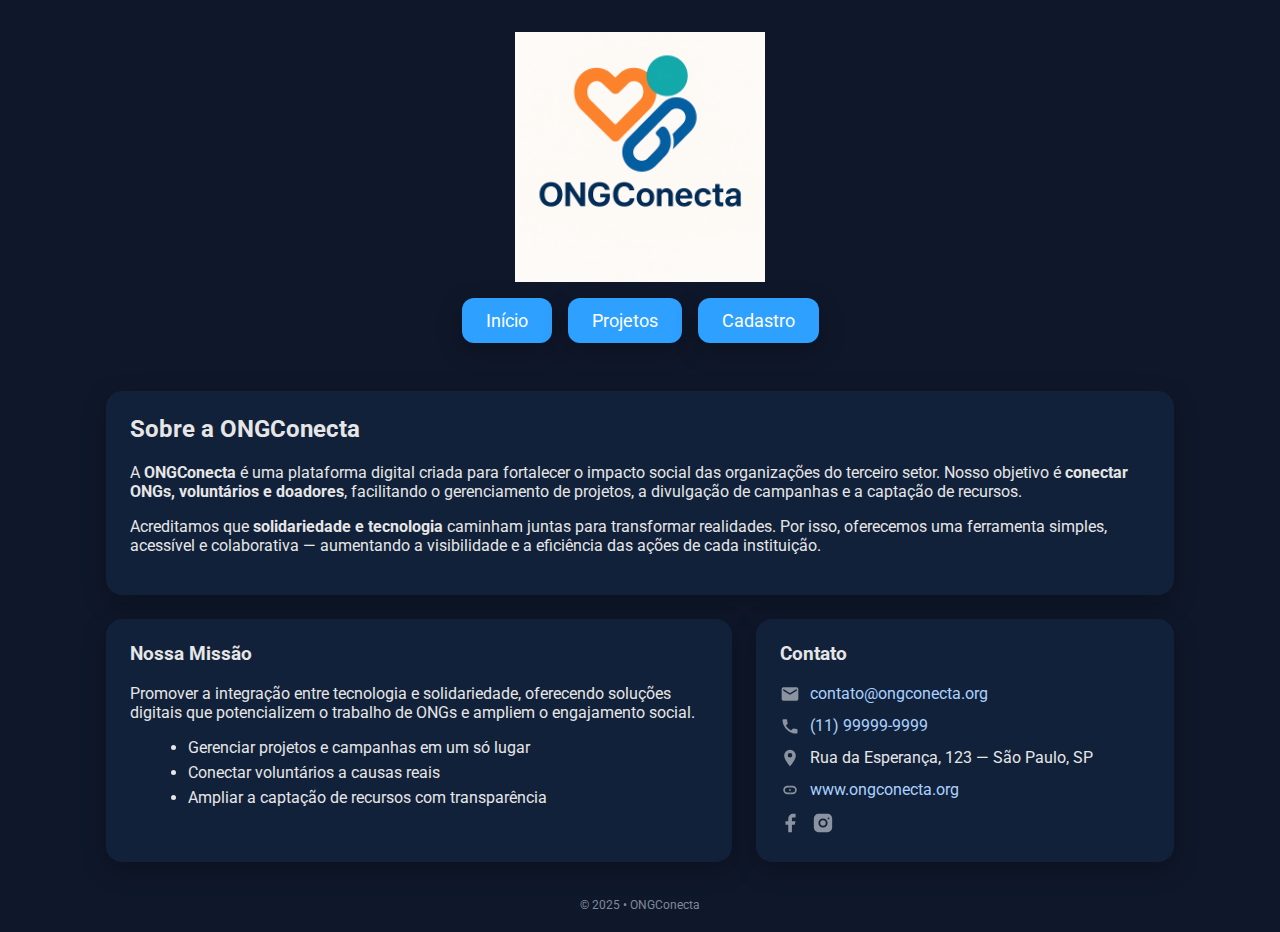
<file: index.html>
<!DOCTYPE html>
<html lang="pt-br">
<head>
  <meta charset="UTF-8" />
  <meta http-equiv="X-UA-Compatible" content="IE=edge" />
  <meta name="viewport" content="width=device-width, initial-scale=1.0" />
  <title>ONGConecta | Plataforma de Engajamento Social</title>

  <link rel="stylesheet" href="/assets/css/common.css" />
  <link rel="stylesheet" href="../assets/css/index.css" />
  <link rel="preconnect" href="https://fonts.googleapis.com" />
  <link rel="preconnect" href="https://fonts.gstatic.com" crossorigin />
  <link href="https://fonts.googleapis.com/css2?family=Roboto:wght@300;400;700&display=swap" rel="stylesheet" />
</head>
<body>
  <header class="header">
    <div class="header__logo">
      <img src="/assets/img/img_logtipo_ong.png" width="250" height="250" alt="Logotipo da ONGConecta" />
    </div>

    <nav class="menu" aria-label="Navegação principal">
      <a class="btn" href="#/home">Início</a>
      <a class="btn" href="#/projetos">Projetos</a>
      <a class="btn" href="#/cadastro">Cadastro</a>
    </nav>
  </header>

  <main id="app" class="container"></main>

  <footer class="footer">
    © <span aria-label="ano atual">2025</span> • ONGConecta
  </footer>

  <script type="module" src="../assets/js/app.js"></script>
</body>
</html>
</file>
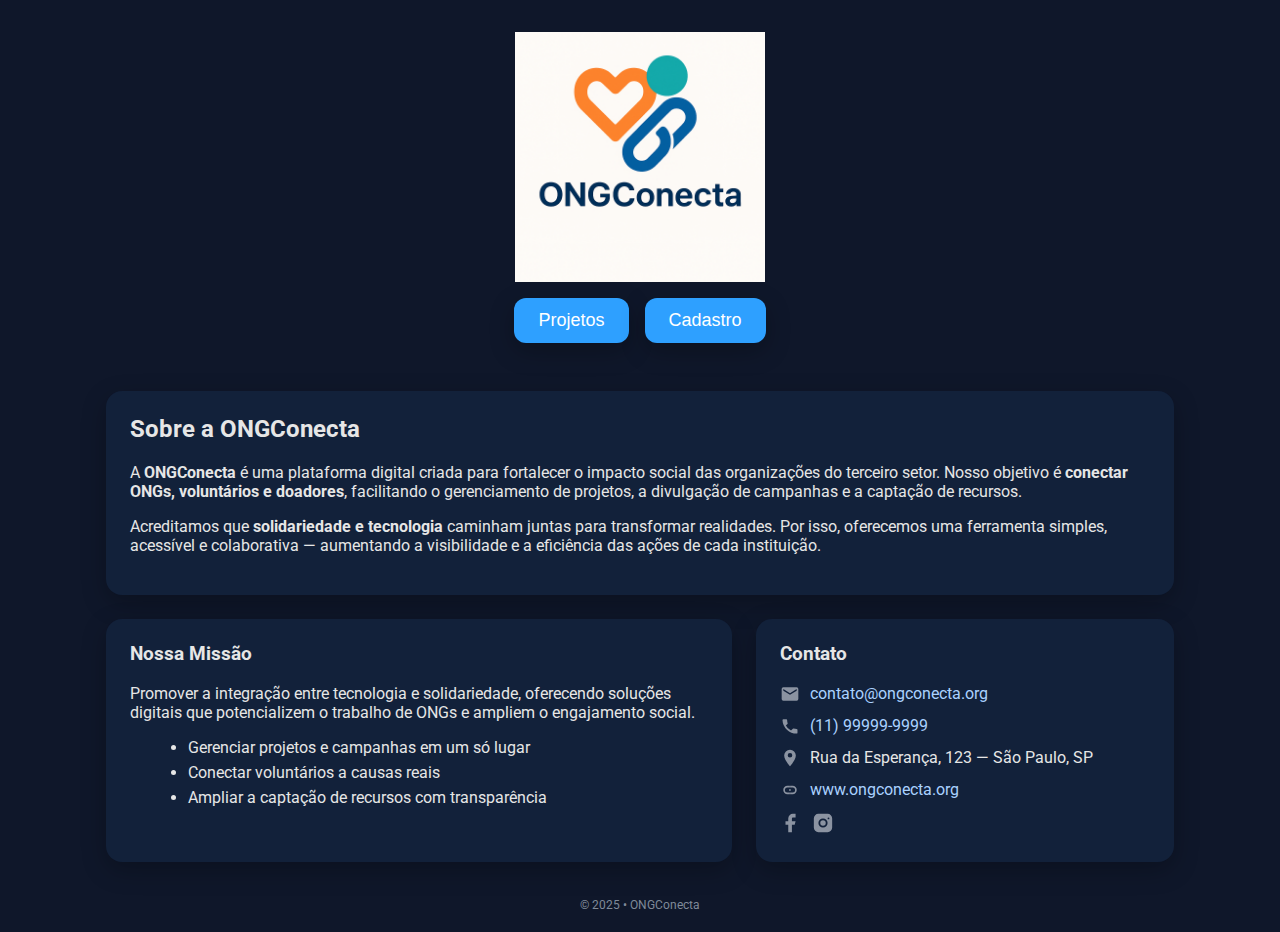
<file: pages/index.html>
<!DOCTYPE html>
<html lang="pt-br">
<head>
  <meta charset="UTF-8" />
  <meta http-equiv="X-UA-Compatible" content="IE=edge" />
  <meta name="viewport" content="width=device-width, initial-scale=1.0" />
  <title>ONGConecta | Plataforma de Engajamento Social</title>

  <link rel="stylesheet" href="/assets/css/index.css" />
  <link rel="preconnect" href="https://fonts.googleapis.com" />
  <link rel="preconnect" href="https://fonts.gstatic.com" crossorigin />
  <link href="https://fonts.googleapis.com/css2?family=Roboto:wght@300;400;700&display=swap" rel="stylesheet" />
</head>

<body>
  <header class="header">
    <div class="header__logo">
      <img src="/assets/img/img_logtipo_ong.png" width="250" height="250" alt="Logotipo da ONGConecta" />
    </div>

    <nav class="menu" aria-label="Navegação principal">
      <button class="btn" onclick="window.location.href='projetos.html'">Projetos</button>
      <button class="btn" onclick="window.location.href='cadastro.html'">Cadastro</button>
    </nav>
  </header>

  <main class="container">
    <section id="sobre" class="ongc-wrap">
      <div class="ongc-card">
        <h2>Sobre a ONGConecta</h2>
        <p>
          A <strong>ONGConecta</strong> é uma plataforma digital criada para fortalecer o impacto social
          das organizações do terceiro setor. Nosso objetivo é <strong>conectar ONGs, voluntários e doadores</strong>,
          facilitando o gerenciamento de projetos, a divulgação de campanhas e a captação de recursos.
        </p>
        <p>
          Acreditamos que <strong>solidariedade e tecnologia</strong> caminham juntas para transformar realidades.
          Por isso, oferecemos uma ferramenta simples, acessível e colaborativa — aumentando a visibilidade e a
          eficiência das ações de cada instituição.
        </p>
      </div>

      <div class="ongc-grid">
        <article class="ongc-card">
          <h3>Nossa Missão</h3>
          <p>
            Promover a integração entre tecnologia e solidariedade, oferecendo soluções digitais que
            potencializem o trabalho de ONGs e ampliem o engajamento social.
          </p>
          <ul class="ongc-bullets">
            <li>Gerenciar projetos e campanhas em um só lugar</li>
            <li>Conectar voluntários a causas reais</li>
            <li>Ampliar a captação de recursos com transparência</li>
          </ul>
        </article>

        <aside id="contato" class="ongc-card" aria-labelledby="titulo-contato">
          <h3 id="titulo-contato">Contato</h3>
          <ul class="ongc-list">
            <li>
              <svg viewBox="0 0 24 24" aria-hidden="true"><path d="M20 4H4a2 2 0 0 0-2 2v12a2 2 0 0 0 2 2h16a2 2 0 0 0 2-2V6a2 2 0 0 0-2-2Zm0 4-8 5L4 8V6l8 5 8-5v2Z"/></svg>
              <a href="mailto:contato@ongconecta.org">contato@ongconecta.org</a>
            </li>
            <li>
              <svg viewBox="0 0 24 24" aria-hidden="true"><path d="M6.62 10.79a15.05 15.05 0 0 0 6.59 6.59l2.2-2.2a1 1 0 0 1 1.01-.24 11.36 11.36 0 0 0 3.56.57 1 1 0 0 1 1 1v3.58a1 1 0 0 1-1 1A17 17 0 0 1 3 5a1 1 0 0 1 1-1h3.6a1 1 0 0 1 1 1 11.36 11.36 0 0 0 .57 3.56 1 1 0 0 1-.24 1.01l-2.3 2.22Z"/></svg>
              <a href="tel:+5511999999999">(11) 99999-9999</a>
            </li>
            <li>
              <svg viewBox="0 0 24 24" aria-hidden="true"><path d="M12 2a7 7 0 0 0-7 7c0 5.25 7 13 7 13s7-7.75 7-13a7 7 0 0 0-7-7Zm0 9.5A2.5 2.5 0 1 1 12 6a2.5 2.5 0 0 1 0 5.5Z"/></svg>
              Rua da Esperança, 123 — São Paulo, SP
            </li>
            <li>
              <svg viewBox="0 0 24 24" aria-hidden="true"><path d="M3.9 12a5 5 0 0 1 5-5h3v2h-3a3 3 0 1 0 0 6h3v2h-3a5 5 0 0 1-5-5Zm7-1h2v2h-2v-2Zm4.2-4h-3v2h3a3 3 0 1 1 0 6h-3v2h3a5 5 0 0 0 0-10Z"/></svg>
              <a href="https://www.ongconecta.org" target="_blank" rel="noopener">www.ongconecta.org</a>
            </li>
            <li class="ongc-socials">
              <a href="#" aria-label="Facebook ONGConecta" title="Facebook">
                <svg viewBox="0 0 24 24"><path d="M13 22v-8h3l1-4h-4V7a1 1 0 0 1 1-1h3V2h-3a5 5 0 0 0-5 5v3H6v4h3v8h4Z"/></svg>
              </a>
              <a href="#" aria-label="Instagram ONGConecta" title="Instagram">
                <svg viewBox="0 0 24 24"><path d="M7 2h10a5 5 0 0 1 5 5v10a5 5 0 0 1-5 5H7a5 5 0 0 1-5-5V7a5 5 0 0 1 5-5Zm5 5a5 5 0 1 0 0 10 5 5 0 0 0 0-10Zm6-1a1 1 0 1 0 0 2 1 1 0 0 0 0-2Zm-6 3a3 3 0 1 1 0 6 3 3 0 0 1 0-6Z"/></svg>
              </a>
            </li>
          </ul>
        </aside>
      </div> <!-- /.ongc-grid -->
    </section>
  </main>

  <footer class="footer">
    © <span aria-label="ano atual">2025</span> • ONGConecta
  </footer>
</body>
</html>
</file>
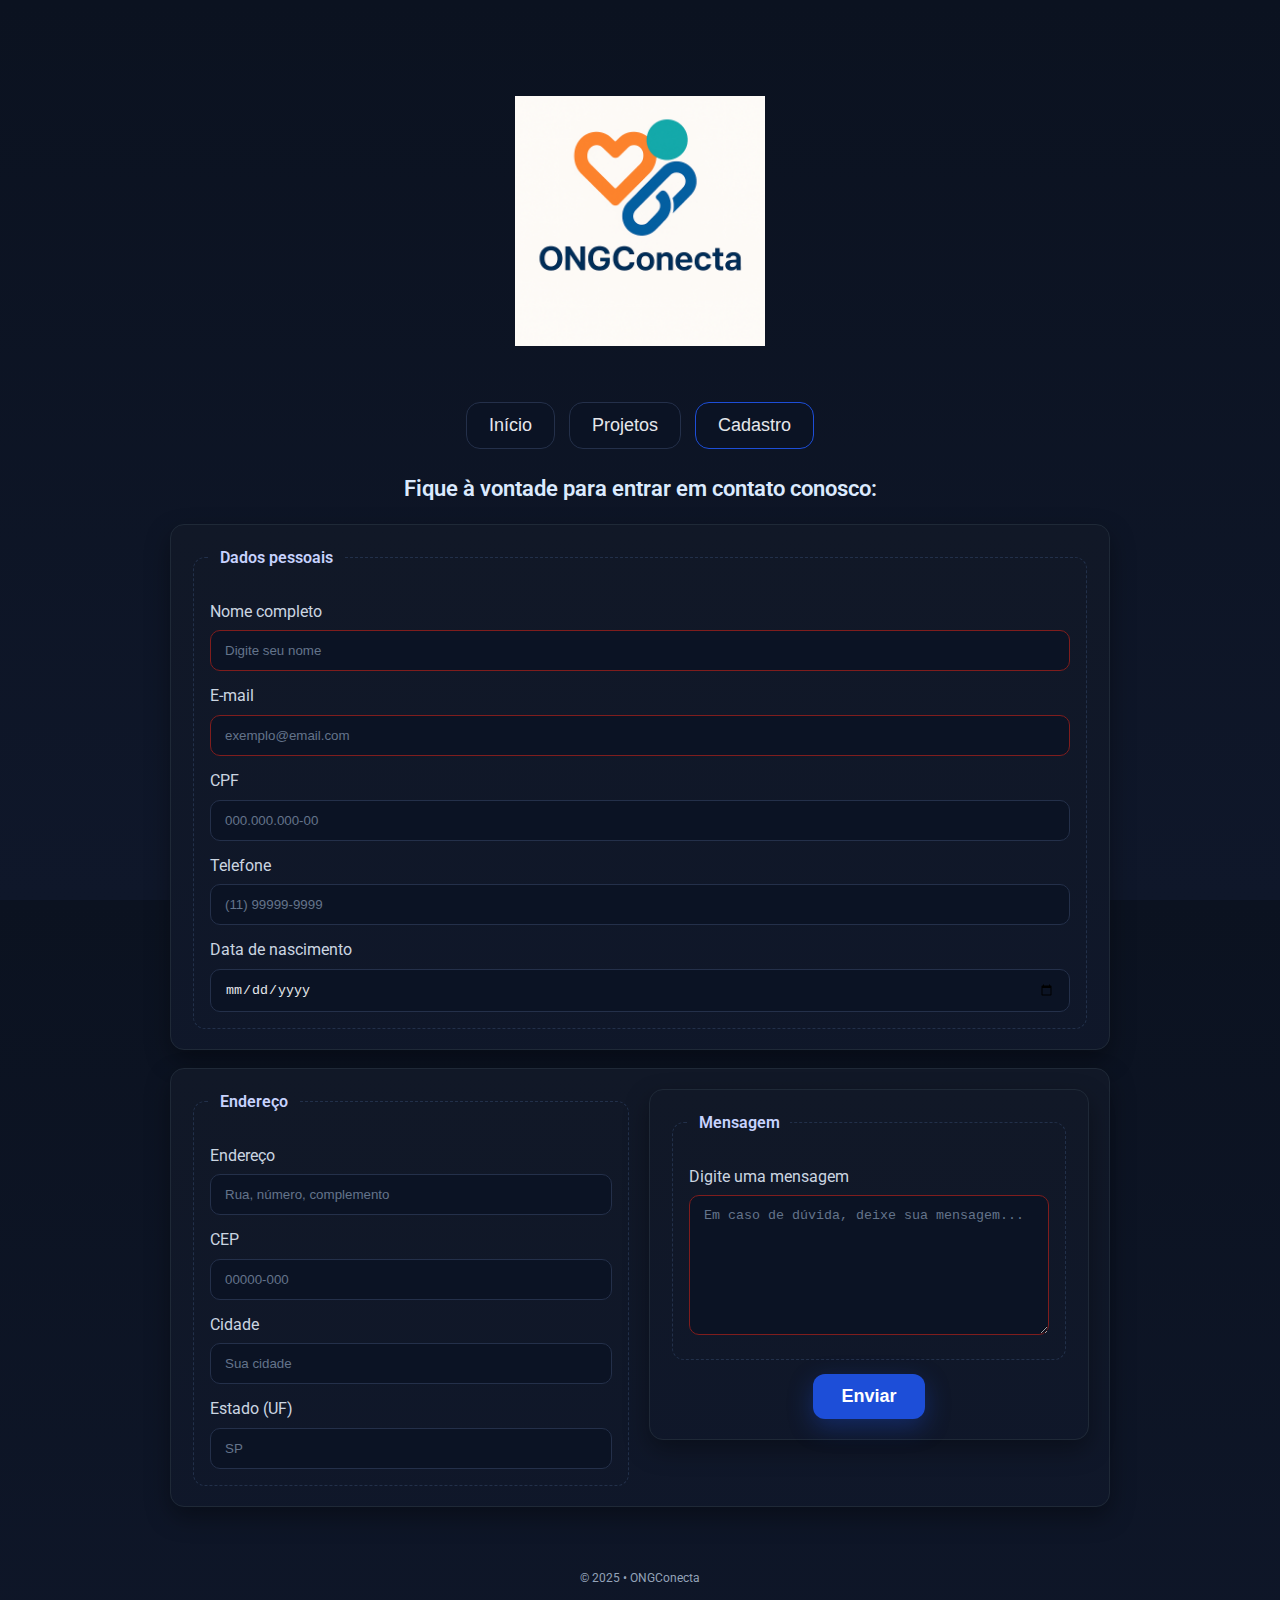
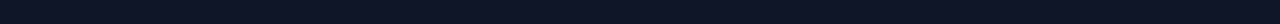
<file: pages/cadastro.html>
<!DOCTYPE html>
<html lang="pt-br">

<head>
  <meta charset="UTF-8">
  <meta http-equiv="X-UA-Compatible" content="IE=edge">
  <meta name="viewport" content="width=device-width, initial-scale=1.0">
  <link rel="stylesheet" href="/assets/css/cadastro.css">
  <link rel="preconnect" href="https://fonts.googleapis.com">
  <link rel="preconnect" href="https://fonts.gstatic.com" crossorigin>
  <link href="https://fonts.googleapis.com/css2?family=Roboto:ital,wght@0,300;1,100&display=swap" rel="stylesheet">
  <title> Contato</title>
</head>

<body>
  <div class="container">
<div id="img_first">
  <img class="config_img" src="/assets/img/img_logtipo_ong.png" width="250" height="250"
    alt="img do logotipo da ong">
</div>

    <nav class="menu">
      <button class="btn-link" onclick="window.location.href='index.html'">Início</button>
      <button class="btn-link" onclick="window.location.href='projetos.html'">Projetos</button>
      <button class="btn-link is-active" onclick="window.location.href='cadastro.html'">Cadastro</button>
    </nav>

    <section id="sobre" class="section">
      <h3 class="section-title">Fique à vontade para entrar em contato conosco:</h3>

      <form action="https://formspree.io/f/xzzjwboq" method="post" autocomplete="on">
        <div class="card">
          <fieldset>
            <legend>Dados pessoais</legend>

            <label for="nome">Nome completo</label>
            <input id="nome" name="nome" type="text" placeholder="Digite seu nome" required>

            <label for="email">E-mail</label>
            <input id="email" name="email" type="email" placeholder="exemplo@email.com" required autocomplete="email">

            <label for="cpf">CPF</label>
            <input id="cpf" name="cpf" type="text" placeholder="000.000.000-00" maxlength="14"
                   inputmode="numeric" pattern="\d{3}\.\d{3}\.\d{3}-\d{2}|\d{11}"
                   title="Use 000.000.000-00 ou 11 dígitos">

            <label for="telefone">Telefone</label>
            <input id="telefone" name="telefone" type="tel" placeholder="(11) 99999-9999" inputmode="tel"
                   pattern="\(?\d{2}\)?\s?\d{4,5}-?\d{4}" title="Ex.: (11) 99999-9999">

            <label for="dataNascimento">Data de nascimento</label>
            <input id="dataNascimento" name="dataNascimento" type="date" autocomplete="bday">
          </fieldset>
        </div>

        <div class="card grid">
          <fieldset>
            <legend>Endereço</legend>

            <label for="endereco">Endereço</label>
            <input id="endereco" name="endereco" type="text" placeholder="Rua, número, complemento" autocomplete="street-address">

            <label for="cep">CEP</label>
            <input id="cep" name="cep" type="text" placeholder="00000-000" maxlength="9" inputmode="numeric"
                   pattern="\d{5}-?\d{3}" title="Ex.: 01234-567" autocomplete="postal-code">

            <label for="cidade">Cidade</label>
            <input id="cidade" name="cidade" type="text" placeholder="Sua cidade" autocomplete="address-level2">

            <label for="estado">Estado (UF)</label>
            <input id="estado" name="estado" type="text" placeholder="SP" maxlength="2" autocomplete="address-level1">
          </fieldset>

          <aside class="card">
            <fieldset>
              <legend>Mensagem</legend>
              <label for="mensagem">Digite uma mensagem</label>
              <textarea id="mensagem" name="mensagem" rows="6" placeholder="Em caso de dúvida, deixe sua mensagem..." required></textarea>
            </fieldset>

            <div class="actions">
              <button type="submit" class="btn-primary">Enviar</button>
            </div>
          </aside>
        </div>

        <!-- Redireciona para página de sucesso (crie pages/sucesso.html se quiser feedback ao usuário) -->
        <input type="hidden" name="_next" value="http://127.0.0.1:5500/pages/sucesso.html">
      </form>
    </section>
  </div>

  <footer class="footer">
    © <span aria-label="ano atual">2025</span> • ONGConecta
  </footer>
</body>


</html>
</file>
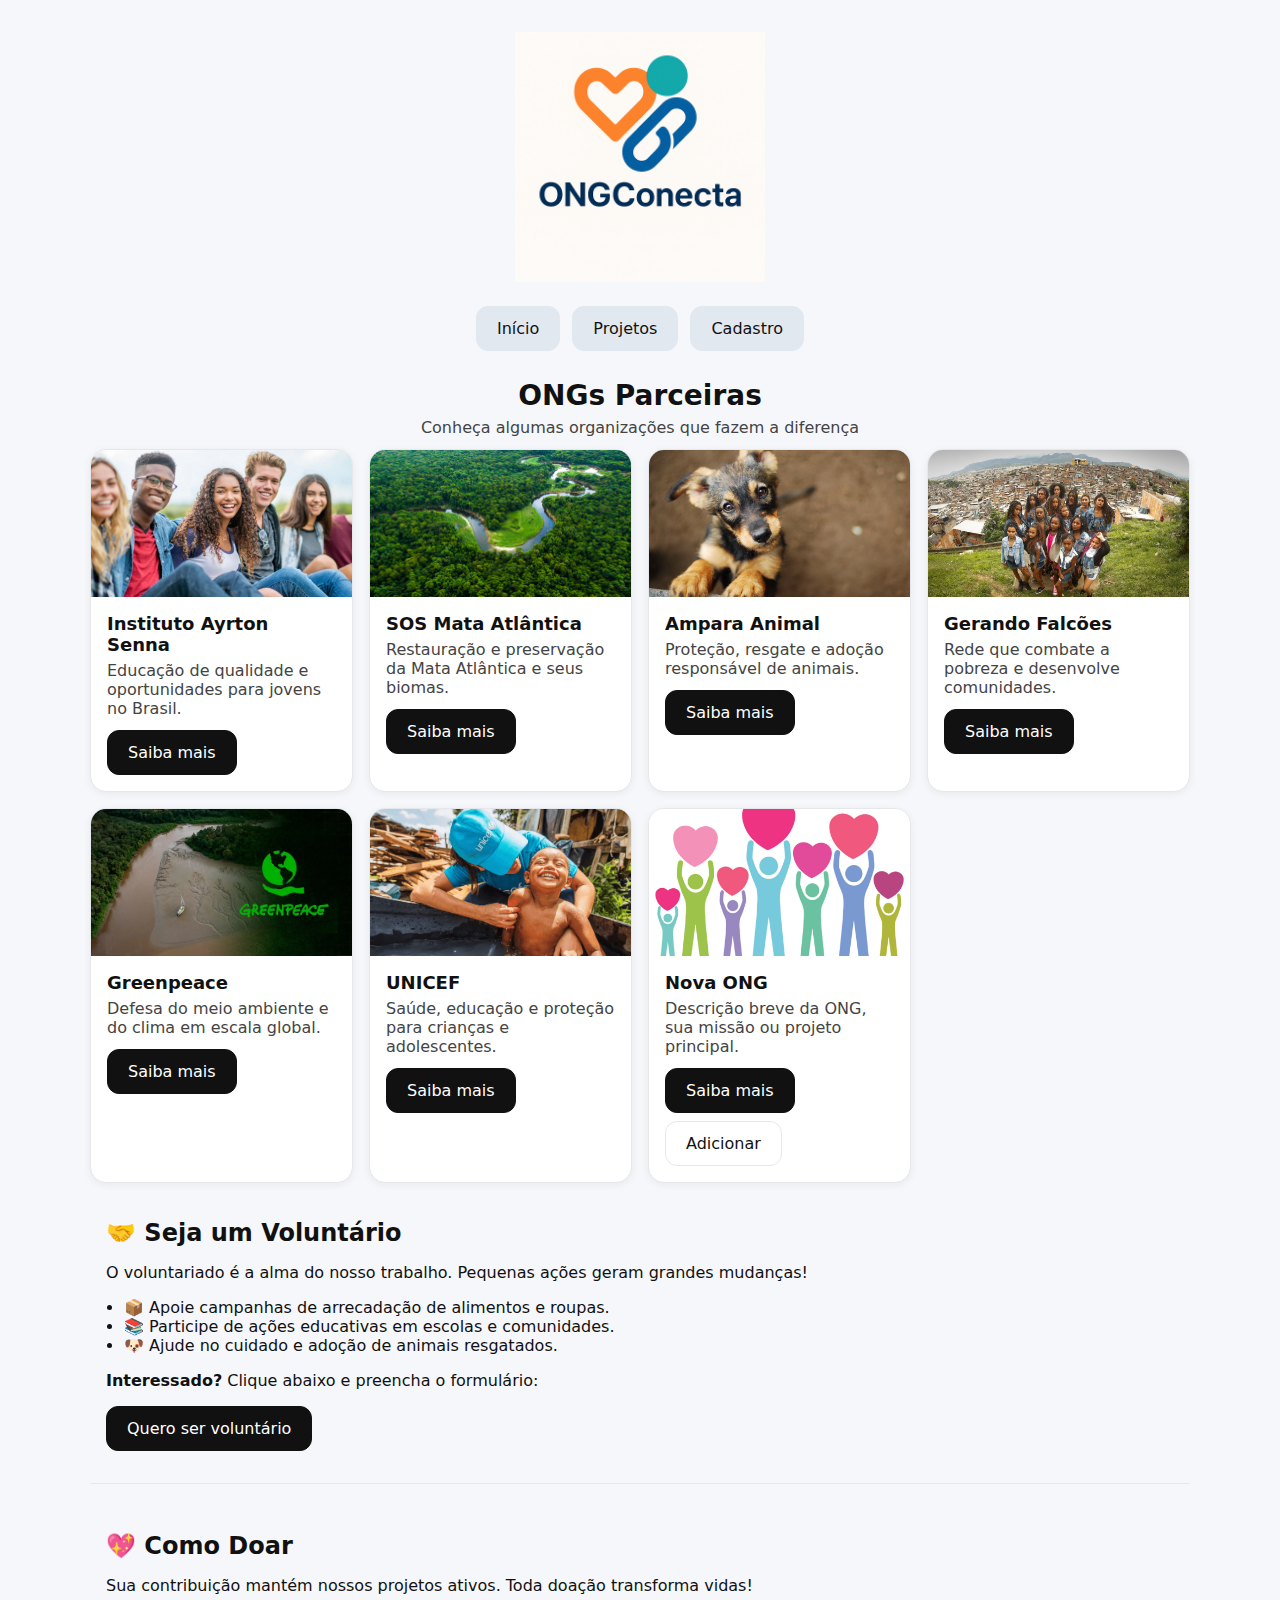
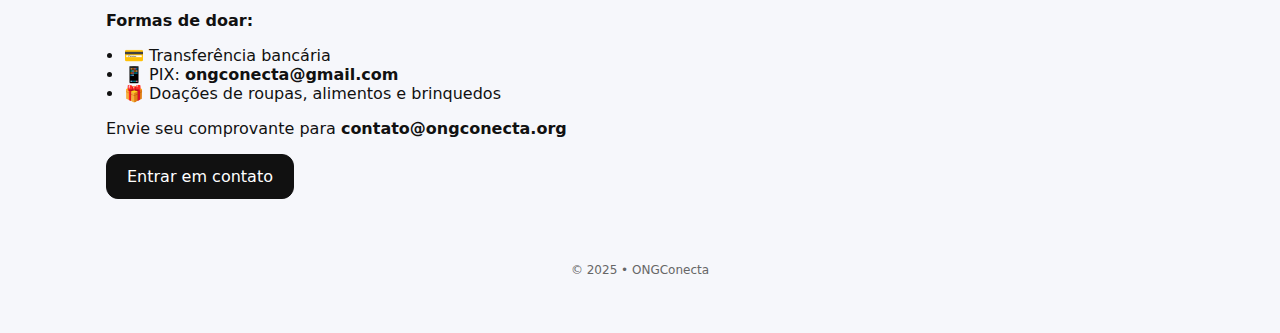
<file: pages/projetos.html>
<!DOCTYPE html>
<html lang="pt-BR">

<head>
  <meta charset="UTF-8" />
  <meta http-equiv="X-UA-Compatible" content="IE=edge" />
  <meta name="viewport" content="width=device-width, initial-scale=1.0" />
  <link rel="stylesheet" href="/assets/css/projeto.css" />
  <link rel="preconnect" href="https://fonts.googleapis.com">
  <link rel="preconnect" href="https://fonts.gstatic.com" crossorigin>
  <link href="https://fonts.googleapis.com/css2?family=Roboto:ital,wght@0,300;1,100&display=swap" rel="stylesheet">
  <title>Projetos - ONGConecta</title>
</head>

<body class="page">
  <div class="container">

    <!-- Header com logo centralizada + menu -->
    <header class="site-header" role="banner">
      <div class="brand">
        <img class="brand__img" src="/assets/img/img_logtipo_ong.png" width="250" height="250" alt="Logotipo da ONG" />
      </div>

   <nav class="site-nav" id="menu" aria-label="Navegação principal">
  <a class="btn btn--primary" href="index.html">Início</a>
  <a class="btn btn--primary" href="projetos.html">Projetos</a>
  <a class="btn btn--primary" href="cadastro.html">Cadastro</a>
</nav>


      <div class="site-hero">
        <h1>ONGs Parceiras</h1>
        <p>Conheça algumas organizações que fazem a diferença</p>
      </div>
    </header>

    <!-- Grid de cards -->
    <main aria-label="Lista de ONGs" class="cards">
      <article class="card">
        <img class="card__img" src="/assets/img/jovens-no-cooperativismo.webp" alt="Jovens em atividade educacional">
        <div class="card__body">
          <h2 class="card__title">Instituto Ayrton Senna</h2>
          <p class="card__text">Educação de qualidade e oportunidades para jovens no Brasil.</p>
          <a class="btn btn--dark" href="#">Saiba mais</a>
        </div>
      </article>

      <article class="card">
        <img class="card__img" src="/assets/img/mataatlantica.gif" alt="Mata Atlântica vista aérea">
        <div class="card__body">
          <h2 class="card__title">SOS Mata Atlântica</h2>
          <p class="card__text">Restauração e preservação da Mata Atlântica e seus biomas.</p>
          <a class="btn btn--dark" href="#">Saiba mais</a>
        </div>
      </article>

      <article class="card">
        <!-- Dica: evite espaço no nome do arquivo .avif -->
        <img class="card__img" src="/assets/img/dia-nacional-dos-animais .avif" alt="Cão e gato em área verde">
        <div class="card__body">
          <h2 class="card__title">Ampara Animal</h2>
          <p class="card__text">Proteção, resgate e adoção responsável de animais.</p>
          <a class="btn btn--dark" href="#">Saiba mais</a>
        </div>
      </article>

      <article class="card">
        <img class="card__img" src="/assets/img/favela.jpg" alt="Voluntário sorrindo em ambiente social">
        <div class="card__body">
          <h2 class="card__title">Gerando Falcões</h2>
          <p class="card__text">Rede que combate a pobreza e desenvolve comunidades.</p>
          <a class="btn btn--dark" href="#">Saiba mais</a>
        </div>
      </article>

      <article class="card">
        <img class="card__img" src="/assets/img/Greenpeace-alerta-que-exploracao-de-petroleo-na-Foz-do-Amazonas-ameaca-o-futuro-do-Brasil.webp" alt="Navio de campanha ambiental">
        <div class="card__body">
          <h2 class="card__title">Greenpeace</h2>
          <p class="card__text">Defesa do meio ambiente e do clima em escala global.</p>
          <a class="btn btn--dark" href="#">Saiba mais</a>
        </div>
      </article>

      <article class="card">
        <img class="card__img" src="/assets/img/bg-header-unicef.avif" alt="Criança sorrindo representando proteção à infância">
        <div class="card__body">
          <h2 class="card__title">UNICEF</h2>
          <p class="card__text">Saúde, educação e proteção para crianças e adolescentes.</p>
          <a class="btn btn--dark" href="#">Saiba mais</a>
        </div>
      </article>

      <article class="card">
        <img class="card__img" src="/assets/img/importancia-das-ongs.jpg" alt="Diversas ONGs em ação">
        <div class="card__body">
          <h2 class="card__title">Nova ONG</h2>
          <p class="card__text">Descrição breve da ONG, sua missão ou projeto principal.</p>
          <div class="card__actions">
            <a class="btn btn--dark" href="#">Saiba mais</a>
            <a class="btn" href="#">Adicionar</a>
          </div>
        </div>
      </article>

      <section id="voluntariado" class="section">
        <h2>🤝 Seja um Voluntário</h2>
        <p>O voluntariado é a alma do nosso trabalho. Pequenas ações geram grandes mudanças!</p>
        <ul>
          <li>📦 Apoie campanhas de arrecadação de alimentos e roupas.</li>
          <li>📚 Participe de ações educativas em escolas e comunidades.</li>
          <li>🐶 Ajude no cuidado e adoção de animais resgatados.</li>
        </ul>
        <p><b>Interessado?</b> Clique abaixo e preencha o formulário:</p>
        <a class="btn btn--dark" href="cadastro.html">Quero ser voluntário</a>
      </section>

      <hr class="divider">

      <section id="doacao" class="section">
        <h2>💖 Como Doar</h2>
        <p>Sua contribuição mantém nossos projetos ativos. Toda doação transforma vidas!</p>
        <p><b>Formas de doar:</b></p>
        <ul>
          <li>💳 Transferência bancária</li>
          <li>📱 PIX: <b>ongconecta@gmail.com</b></li>
          <li>🎁 Doações de roupas, alimentos e brinquedos</li>
        </ul>
        <p>Envie seu comprovante para <b>contato@ongconecta.org</b></p>
        <a class="btn btn--dark" href="mailto:contato@ongconecta.org">Entrar em contato</a>
      </section>
    </main>

    <footer class="site-footer">
      © <span aria-label="ano atual">2025</span> • ONGConecta
    </footer>
  </div>
</body>
</html>
</file>
<file: assets/css/common.css>
*,
*::before,
*::after { box-sizing: border-box; }

:root{
  --bg-dark: #0f172a;
  --bg-light: #f6f7fb;
  --text-dark: #111;
  --text-light: #e6e6e6;
  --muted: #8b93a1;
  --line: #e5e7eb;
  --card: #fff;
  --radius: 14px;
  --shadow: 0 8px 24px rgba(0,0,0,.18);
}

html,body{height:100%;margin:0;font-family:Roboto,system-ui,-apple-system,"Segoe UI",Arial,sans-serif}

.container{max-width:1200px;margin:0 auto;padding:0 16px}

.btn{appearance:none;border:1px solid var(--line);background:var(--btn-bg, #fff);color:var(--btn-color, var(--text-dark));padding:10px 16px;border-radius:12px;font-size:16px;text-decoration:none;display:inline-block}
.btn:hover{transform:translateY(-1px);box-shadow:var(--shadow)}
.btn--dark{background:var(--text-dark);color:#fff;border-color:var(--text-dark)}
.btn--ghost{background:transparent;border-color:var(--line)}

.cards{max-width:1100px;margin:12px auto 40px;display:grid;gap:16px;grid-template-columns:repeat(auto-fit,minmax(240px,1fr))}
.card{background:var(--panel, var(--card));border:1px solid var(--line);border-radius:var(--radius);overflow:hidden;box-shadow:var(--shadow);display:flex;flex-direction:column;transition:transform .18s ease}
.card__img{display:block;width:100%;aspect-ratio:16/9;object-fit:cover}
.card__body{padding:16px}
.card__title{margin:0 0 6px;font-size:18px;color:var(--text, var(--text-dark))}
.card__text{margin:0 0 12px;color:var(--muted, #8b93a1)}

.divider{grid-column:1/-1;border:none;border-top:1px solid var(--line);margin:24px 0 20px}

.footer{text-align:center;padding:20px;color:var(--muted);font-size:12px}
</file>
<file: assets/css/index.css>
:root{
  --bg:#0f172a;        /* fundo escuro */
  --panel:#12213a;     /* cards */
  --text:#e6e6e6;      /* texto */
  --muted:#8b93a1;
  --brand:#2ea0ff;     /* botões */
  --brand-hover:#1983da;
  --radius:16px;
  --shadow:0 8px 24px rgba(0,0,0,.25);
}

*{box-sizing:border-box}
html,body{margin:0;font-family:Roboto,system-ui,-apple-system,Segoe UI,Arial,sans-serif;background:var(--bg);color:var(--text)}

.container{max-width:1100px;margin:0 auto;padding:0 16px}

/* Header */
.header{display:flex;flex-direction:column;align-items:center;gap:16px;padding:32px 16px}
.header__logo img{display:block;width:250px;height:auto}

/* Menu */
.menu{display:flex;gap:16px}
.btn{
  font-size:18px;padding:12px 24px;border:none;border-radius:12px;
  background:var(--brand);color:#fff;cursor:pointer;box-shadow:var(--shadow)
}
.btn:hover{background:var(--brand-hover)}

/* Seções */
.ongc-wrap{display:flex;flex-direction:column;gap:24px;margin:16px 0}
.ongc-grid{
  display:grid;grid-template-columns:1fr;gap:24px
}
@media (min-width: 860px){
  .ongc-grid{grid-template-columns: 1.2fr .8fr}
}

/* Cards */
.ongc-card{
  background:var(--panel);border-radius:var(--radius);
  padding:24px;box-shadow:var(--shadow)
}
.ongc-card h2,.ongc-card h3{margin-top:0}
.ongc-bullets{margin:12px 0 0 18px}
.ongc-bullets li{margin:6px 0}

/* Lista de contato */
.ongc-list{list-style:none;margin:0;padding:0;display:flex;flex-direction:column;gap:12px}
.ongc-list li{display:flex;align-items:center;gap:10px;color:var(--text)}
.ongc-list a{color:#aad1ff;text-decoration:none}
.ongc-list a:hover{text-decoration:underline}
.ongc-list svg{width:20px;height:20px;fill:var(--muted)}

.ongc-socials{display:flex;gap:10px}
.ongc-socials svg{width:22px;height:22px}

/* Rodapé */
.footer{text-align:center;padding:20px;color:#7f8a99;font-size:12px}
</file>
<file: assets/css/cadastro.css>
/* ------------------------------
   Base & Theme
--------------------------------*/
:root{
  --bg: #0f172a;            /* fundo escuro elegante */
  --card: #111827;          /* cartas/painéis */
  --muted: #94a3b8;         /* textos secundários */
  --text: #e5e7eb;          /* texto padrão */
  --primary: #1d4ed8;       /* azul CTA */
  --primary-hover: #1e40af;
  --ring: rgba(29,78,216,.45);
  --danger: #ef4444;
  --radius: 14px;           /* cantos arredondados */
  --shadow: 0 10px 25px rgba(0,0,0,.35);
}

*{ box-sizing: border-box; }
html,body{ height:100%; }
body{
  margin:0;
  font-family: 'Roboto', system-ui, -apple-system, Segoe UI, Arial, sans-serif;
  background: linear-gradient(180deg, #0b1220 0%, #0f172a 100%);
  color: var(--text);
  line-height:1.6;
  -webkit-font-smoothing: antialiased;
  -moz-osx-font-smoothing: grayscale;
}

#img_first {
  display: flex;
  justify-content: center; /* Centraliza horizontalmente */
  align-items: center;      /* Centraliza verticalmente (se quiser) */
  margin-top: 2rem;
}

.config_img {
  display: block;
  margin: 2rem auto; /* Centraliza horizontalmente */
}

/* ------------------------------
   Layout
--------------------------------*/
.container{
  max-width: 980px;
  margin: 0 auto;
  padding: 32px 20px 24px;
}

#logo-wrap{
  text-align:center;
  margin-top: 20px;
}
.logo{
  filter: drop-shadow(0 6px 18px rgba(0,0,0,.35));
}

/* ------------------------------
   Menu
--------------------------------*/
.menu{
  display:flex;
  justify-content:center;
  gap: 14px;
  margin: 24px 0 6px;
  flex-wrap: wrap;
}
.btn-link{
  font-size: 18px;
  padding: 12px 22px;
  border-radius: var(--radius);
  border: 1px solid #24304a;
  background: #0b1324;
  color: var(--text);
  cursor:pointer;
  transition: transform .06s ease, border-color .2s ease;
}
.btn-link:hover{ background:#0f1a33; transform: translateY(-1px); }
.btn-link.is-active{ border-color: var(--primary); }

/* ------------------------------
   Section
--------------------------------*/
.section-title{
  font-size: 22px;
  font-weight: 600;
  text-align:center;
  margin: 22px 0 18px;
  color: #dbeafe;
}

/* ------------------------------
   Cards & Grid
--------------------------------*/
.card{
  background: linear-gradient(180deg, #111827 0%, #0f172a 120%);
  border: 1px solid #1f2937;
  border-radius: var(--radius);
  box-shadow: var(--shadow);
  padding: 20px;
  margin-bottom: 18px;
}

.grid{
  display: grid;
  gap: 18px;
}
@media (min-width: 820px){
  .grid{
    grid-template-columns: 1fr 1fr;
    align-items: start;
  }
}

/* ------------------------------
   Fieldset & Forms
--------------------------------*/
fieldset{
  border: 1px dashed #22304a;
  border-radius: 12px;
  padding: 16px;
}
legend{
  padding: 0 10px;
  color: #c7d2fe;
  font-weight: 600;
}

label{
  display:block;
  margin: 12px 0 6px;
  color: #cbd5e1;
}

input, textarea, select{
  width:100%;
  padding: 12px 14px;
  background: #0b1324;
  border: 1px solid #24304a;
  border-radius: 10px;
  color: var(--text);
  outline: none;
  transition: border-color .2s ease, box-shadow .2s ease, transform .06s ease;
}
input::placeholder, textarea::placeholder{ color: #64748b; }

input:focus, textarea:focus{
  border-color: var(--primary);
  box-shadow: 0 0 0 4px var(--ring);
}

input:invalid, textarea:invalid{
  border-color: #7f1d1d;
}
input:invalid:focus, textarea:invalid:focus{
  box-shadow: 0 0 0 4px rgba(239,68,68,.35);
}

textarea{ resize: vertical; min-height: 140px; }


.actions{
  display:flex;
  justify-content:center;
  margin-top: 14px;
}

.btn-primary{
  background: var(--primary);
  color: #fff;
  font-size: 18px;
  font-weight: 600;
  padding: 12px 28px;
  border: none;
  border-radius: 12px;
  cursor:pointer;
  transition: transform .06s ease, box-shadow .2s ease;
  box-shadow: 0 8px 24px rgba(29,78,216,.35);
}
.btn-primary:hover{ background: var(--primary-hover); transform: translateY(-1px); }
.btn-primary:active{ transform: translateY(0); }

/* ------------------------------
   Footer
--------------------------------*/
.footer{
  text-align:center;
  padding: 20px 12px 36px;
  color: var(--muted);
  font-size: 12px;
}
</file>
<file: assets/css/projeto.css>
/* --------- Reset/Setup --------- */
*,
*::before,
*::after { box-sizing: border-box; }

:root{
  --bg: #f6f7fb;
  --text: #111;
  --muted: #444;
  --line: #e5e7eb;
  --card: #fff;

  --brand: #0f172a;      /* base escura */
  --brand-ghost: #e2e8f0; /* botão contorno claro */
  --radius: 16px;
  --shadow: 0 2px 8px rgba(0,0,0,.06);
}

/* Acessibilidade: foco visível */
:focus-visible {
  outline: 3px solid #2563eb;
  outline-offset: 2px;
}

html, body { height: 100%; }
body.page{
  margin: 0;
  background: var(--bg);
  color: var(--text);
  font-family: system-ui, -apple-system, "Segoe UI", Roboto, Arial, sans-serif;
  -webkit-font-smoothing: antialiased;
}

/* Container geral */
.container{
  max-width: 1200px;
  margin: 0 auto;
  padding: 0 16px 40px;
}

/* --------- Header --------- */
.site-header{
  display: grid;
  justify-items: center;
  gap: 16px;
  padding-top: 24px;
}

.brand{
  display: flex;
  justify-content: center;
  align-items: center;
  margin-top: .5rem;
}
.brand__img{
  display: block;
  width: 250px;
  height: 250px;
  object-fit: contain;
}

/* Navegação */
.site-nav{
  display: flex;
  flex-wrap: wrap;
  gap: 12px;
  justify-content: center;
  margin: 8px 0 4px;
}

/* --------- Botões reutilizáveis --------- */
.btn{
  appearance: none;
  border: 1px solid var(--line);
  background: #fff;
  color: var(--text);
  padding: 12px 20px;
  border-radius: 12px;
  font-size: 16px;
  text-decoration: none;
  display: inline-block;
  transition: transform .12s ease, box-shadow .12s ease, background .12s ease;
}
.btn:hover{ transform: translateY(-1px); box-shadow: var(--shadow); }
.btn:active{ transform: translateY(0); }

.btn--primary{ 
   
    background: var(--brand-ghost);
    border-color: var(--brand-ghost);
}

.btn--primary:hover{ filter: brightness(1.05); }

.is-active.btn--ghost:hover{ filter: brightness(1.05); }


.btn--dark{
  background: var(--text);
  color: #fff;
  border-color: var(--text);
}
.btn--dark:hover{ filter: brightness(1.07); }

.btn--ghost{
  background: var(--brand-ghost);
  border-color: var(--brand-ghost);
}


/* Título + subtítulo */
.site-hero{
  text-align: center;
  padding: 8px 16px 0;
}
.site-hero h1{
  margin: 0 0 6px;
  font-size: clamp(22px, 2.2vw, 28px);
}
.site-hero p{
  margin: 0;
  color: var(--muted);
}

/* --------- Grid de Cards --------- */
.cards{
  max-width: 1100px;
  margin: 12px auto 40px;
  display: grid;
  gap: 16px;
  grid-template-columns: repeat(auto-fit, minmax(240px, 1fr));
}

/* Card */
.card{
  background: var(--card);
  border: 1px solid var(--line);
  border-radius: var(--radius);
  overflow: hidden;
  box-shadow: var(--shadow);
  display: flex;
  flex-direction: column;
}
.card__img{
  display: block;
  width: 100%;
  aspect-ratio: 16 / 9;
  object-fit: cover;
  background: #ddd;
}
.card__body{
  padding: 16px;
}
.card__title{
  margin: 0 0 6px;
  font-size: 18px;
}
.card__text{
  margin: 0 0 12px;
  color: var(--muted);
}
.card__actions{
  display: flex;
  gap: 8px;
  flex-wrap: wrap;
}

/* --------- Seções amplas --------- */
.section{
  grid-column: 1 / -1;
  margin: 12px 8px 8px;
  padding: 8px 8px 0;
}
.section h2{ margin: 0 0 8px; }
.section p{ color: var(--text); }
.section ul{ padding-left: 18px; }

.divider{
  grid-column: 1 / -1;
  border: none;
  border-top: 1px solid var(--line);
  margin: 8px 0 12px;
}

/* --------- Rodapé --------- */
.site-footer{
  text-align: center;
  padding: 16px;
  color: #666;
  font-size: 12px;
}

/* --------- Responsividade --------- */
@media (max-width: 480px){
  .brand__img{ width: 180px; height: 180px; }
  .btn{ padding: 10px 16px; font-size: 15px; }
}

/* Usuários que preferem menos animação */
@media (prefers-reduced-motion: reduce){
  .btn{ transition: none; }
}
</file>
